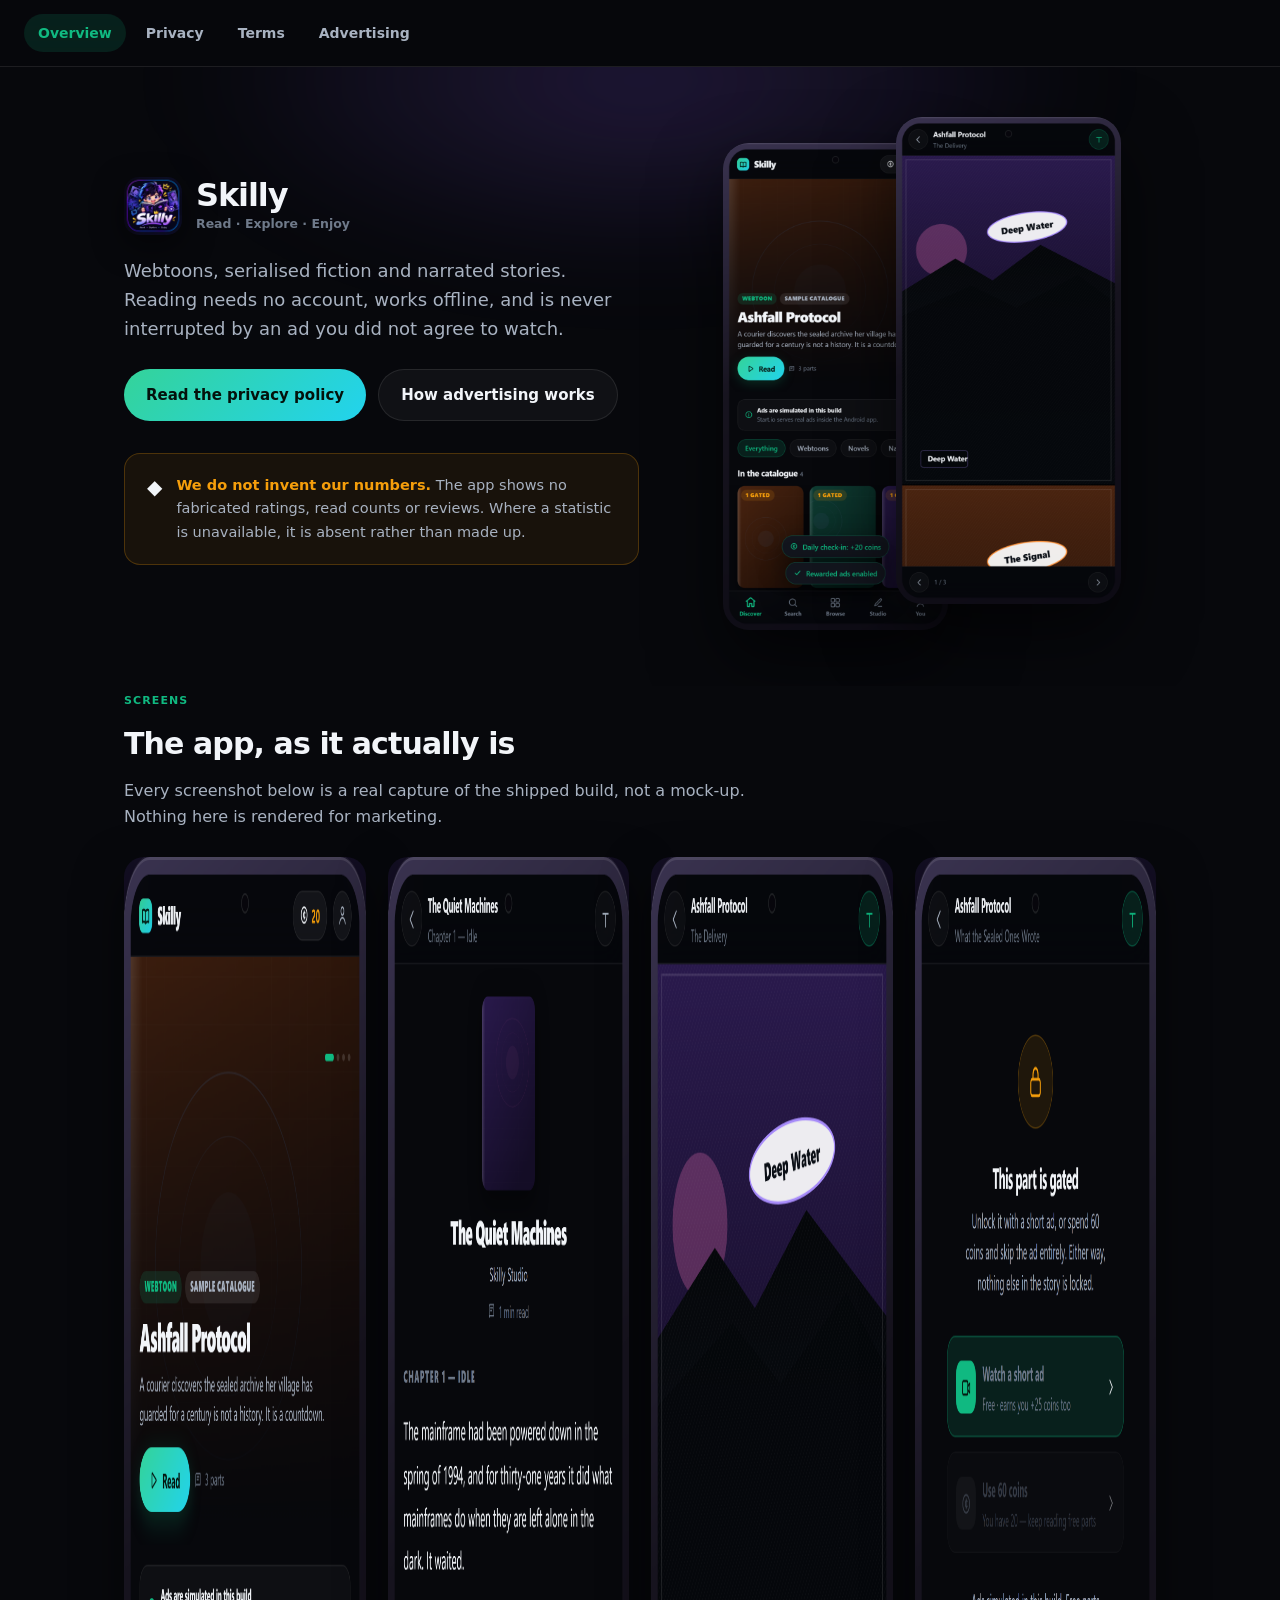
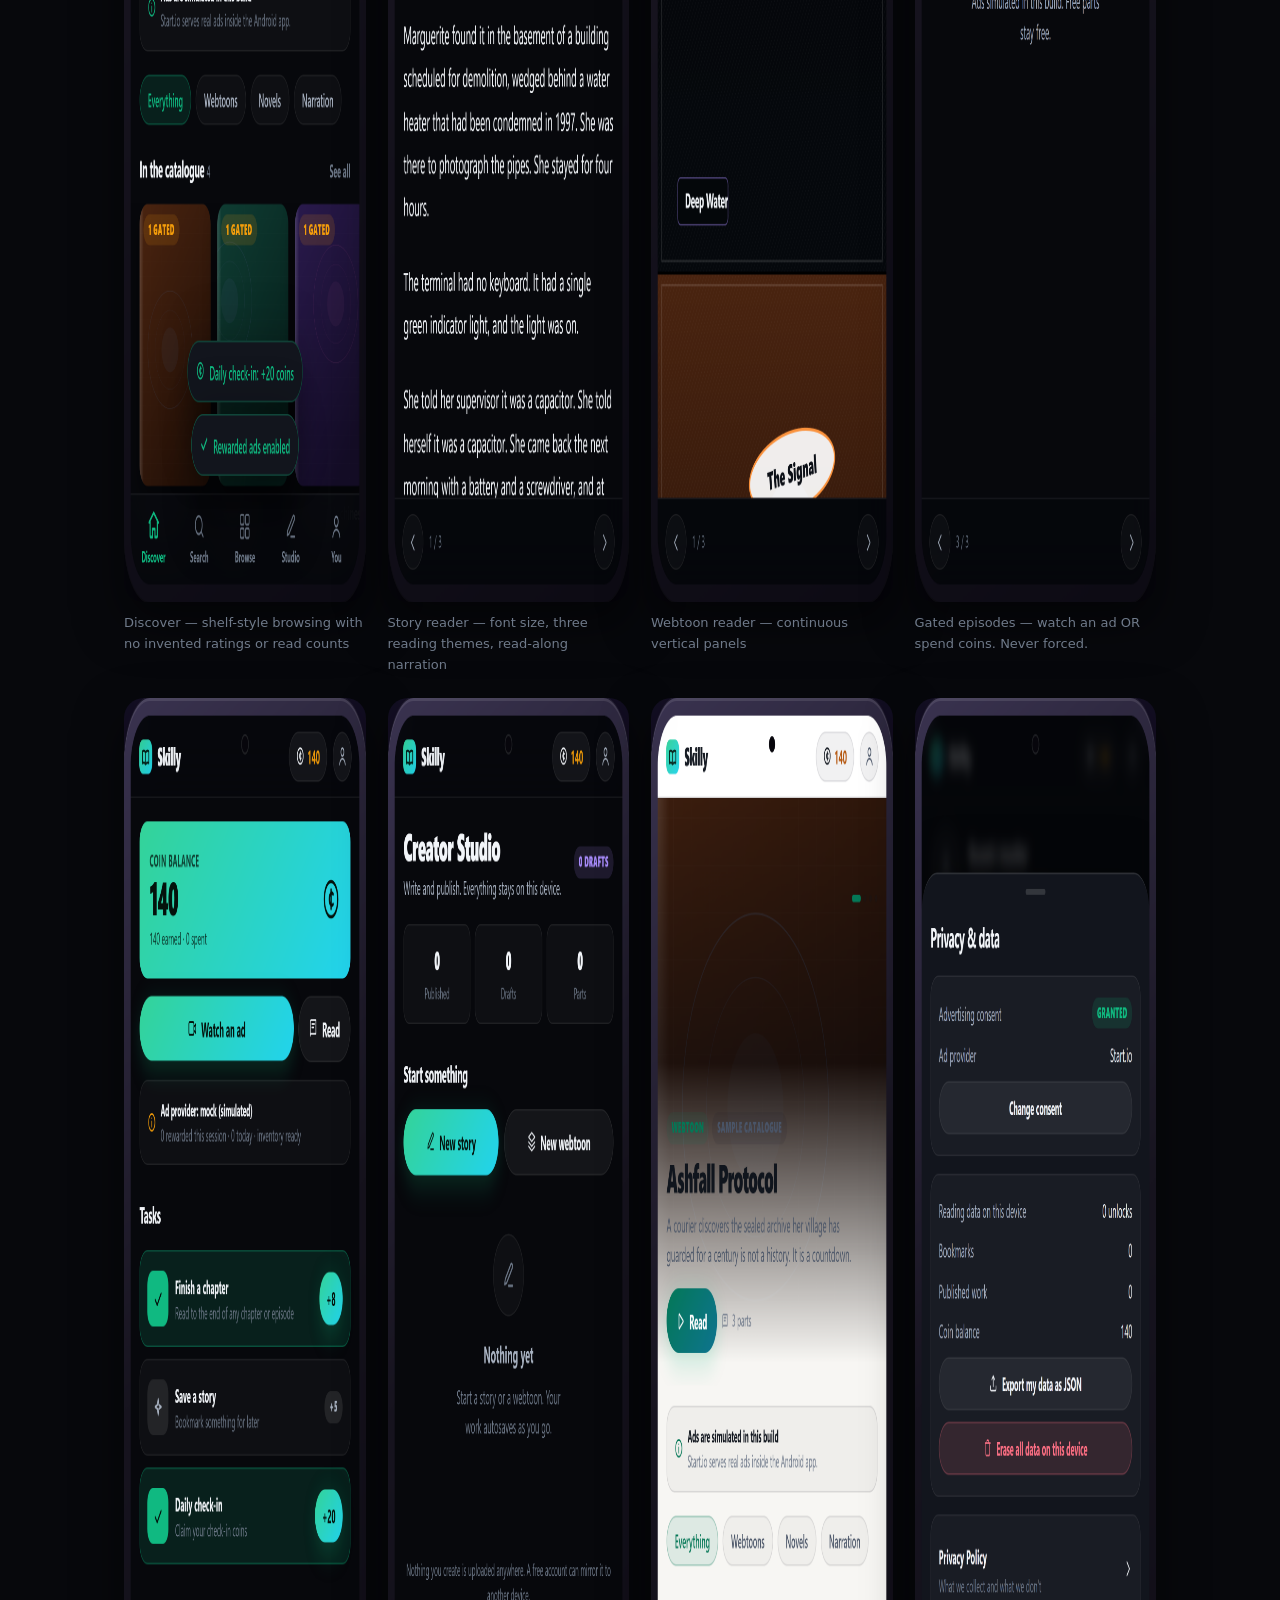
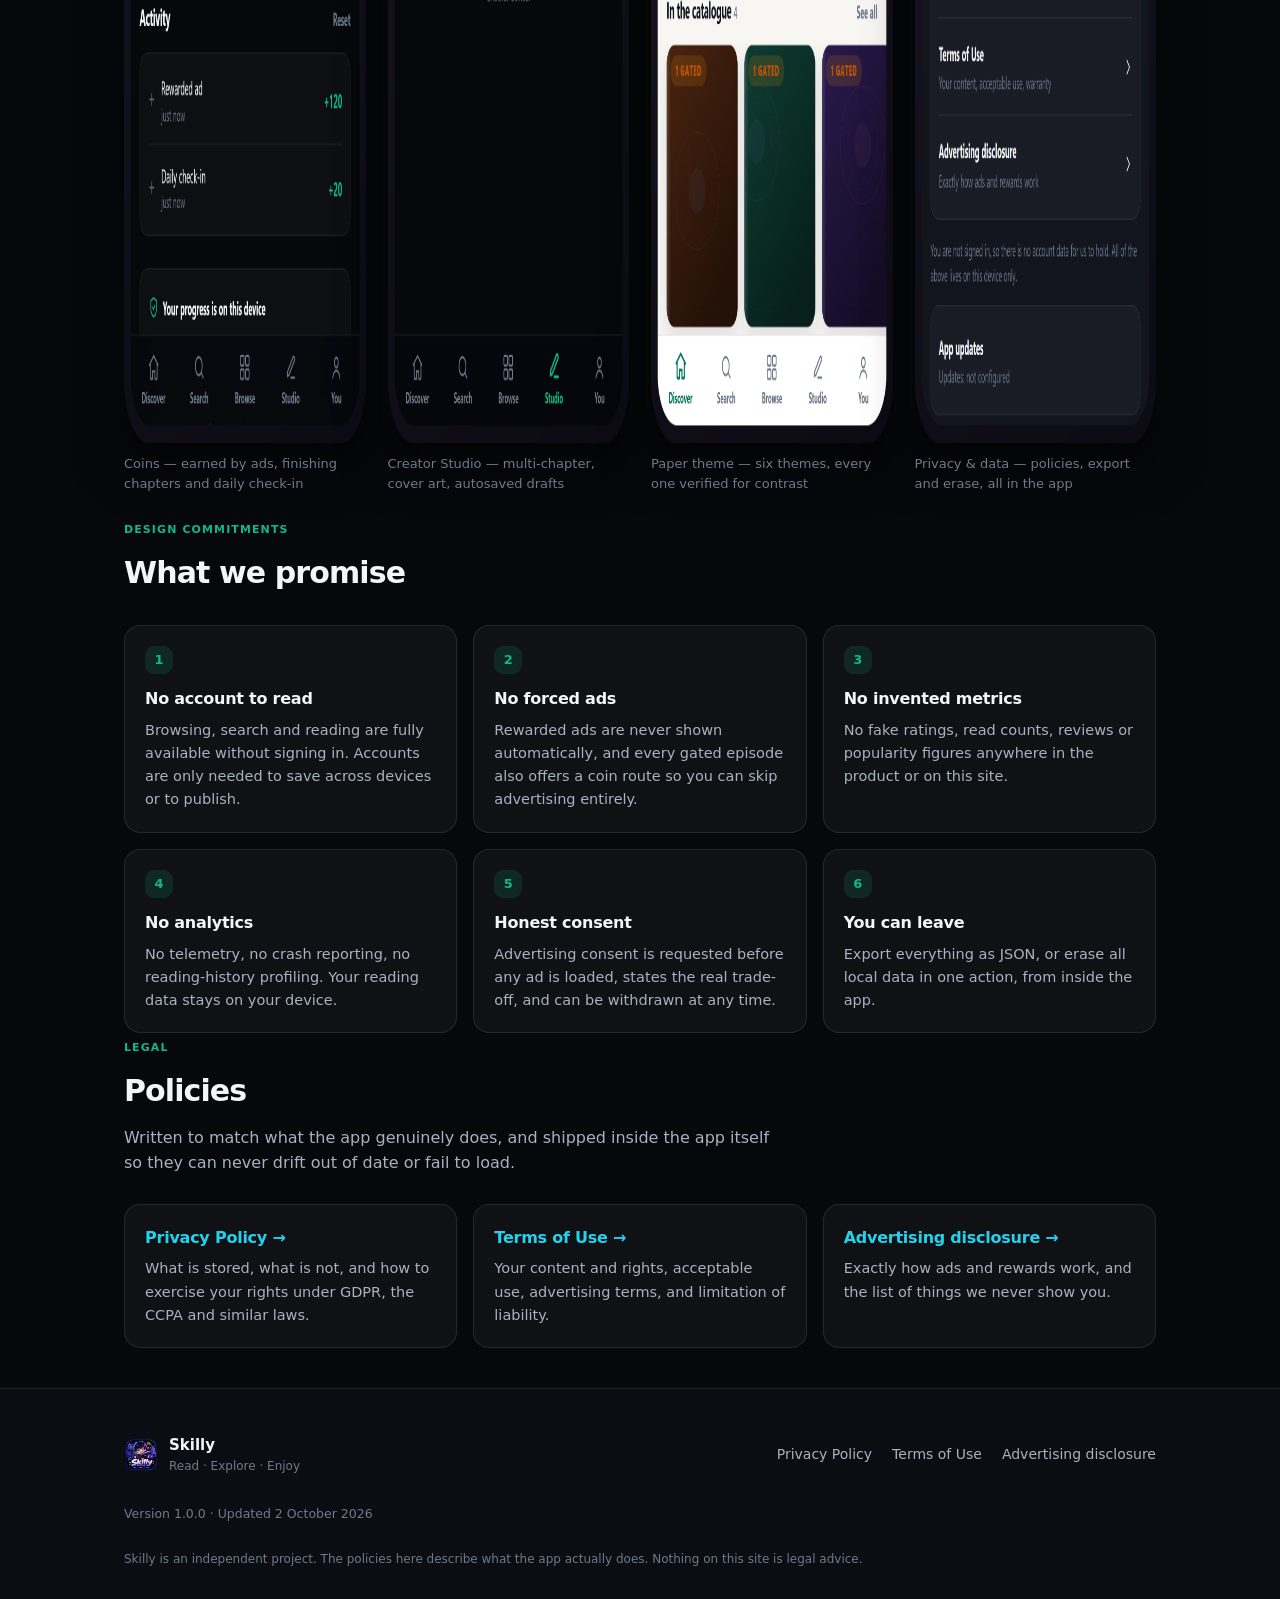
<file: index.html>
<!DOCTYPE html>
<html lang="en">
<head>
<meta charset="utf-8" />
<meta name="viewport" content="width=device-width, initial-scale=1" />
<title>Skilly — Webtoons, stories & narration</title>
<meta name="description" content="A reading app for webtoons, serialised fiction and narrated stories. Guest reading, optional accounts, and ads that never interrupt." />
<meta property="og:title" content="Skilly — Webtoons, stories & narration" />
<meta property="og:description" content="A reading app for webtoons, serialised fiction and narrated stories. Guest reading, optional accounts, and ads that never interrupt." />
<meta property="og:image" content="https://pgboyahpgr-commits.github.io/skilly/screenshots/01-discover.png" />
<meta property="og:type" content="website" />
<meta name="theme-color" content="#07080c" />
<link rel="icon" href="logo-128.png" />
<link rel="stylesheet" href="style.css" />
<link rel="canonical" href="https://pgboyahpgr-commits.github.io/skilly/" />
</head>
<body>

  <nav class="nav">
    <a href="" class="on">Overview</a>
    <a href="privacy.html" class="">Privacy</a>
    <a href="terms.html" class="">Terms</a>
    <a href="ads.html" class="">Advertising</a>
  </nav>

<section class="hero">
  <div class="wrap hero-inner">
    <div class="hero-copy">
      <div class="brandline">
        <img src="logo-256.png" alt="Skilly" width="58" height="58" />
        <div>
          <h1>Skilly</h1>
          <div class="tag">Read · Explore · Enjoy</div>
        </div>
      </div>
      <p class="lede">
        Webtoons, serialised fiction and narrated stories. Reading needs no
        account, works offline, and is never interrupted by an ad you did not
        agree to watch.
      </p>
      <div class="cta">
        <a class="btn btn-primary" href="privacy.html">Read the privacy policy</a>
        <a class="btn btn-ghost" href="ads.html">How advertising works</a>
      </div>

      <div class="honest">
        <span class="ico">◆</span>
        <p>
          <strong>We do not invent our numbers.</strong> The app shows no
          fabricated ratings, read counts or reviews. Where a statistic is
          unavailable, it is absent rather than made up.
        </p>
      </div>
    </div>

    <div class="phones">
      <img src="screenshots/01-discover-640.png" alt="Discover — shelf-style browsing with no invented ratings or read counts" width="232" height="487" loading="eager" decoding="async" /><img src="screenshots/03-comic-reader-640.png" alt="Webtoon reader — continuous vertical panels" width="232" height="487" loading="eager" decoding="async" />
    </div>
  </div>
</section>

<section class="wrap">
  <div class="sec-head">
    <span class="eyebrow">Screens</span>
    <h2>The app, as it actually is</h2>
    <p>
      Every screenshot below is a real capture of the shipped build, not a
      mock-up. Nothing here is rendered for marketing.
    </p>
  </div>
  <div class="shots">
    <figure class="shot">
      <a href="screenshots/01-discover.png" target="_blank" rel="noopener">
        <img src="screenshots/01-discover-640.png" alt="Discover — shelf-style browsing with no invented ratings or read counts" width="640" height="1345" loading="lazy" decoding="async" />
      </a>
      <figcaption>Discover — shelf-style browsing with no invented ratings or read counts</figcaption>
    </figure><figure class="shot">
      <a href="screenshots/02-story-reader.png" target="_blank" rel="noopener">
        <img src="screenshots/02-story-reader-640.png" alt="Story reader — font size, three reading themes, read-along narration" width="640" height="1345" loading="lazy" decoding="async" />
      </a>
      <figcaption>Story reader — font size, three reading themes, read-along narration</figcaption>
    </figure><figure class="shot">
      <a href="screenshots/03-comic-reader.png" target="_blank" rel="noopener">
        <img src="screenshots/03-comic-reader-640.png" alt="Webtoon reader — continuous vertical panels" width="640" height="1345" loading="lazy" decoding="async" />
      </a>
      <figcaption>Webtoon reader — continuous vertical panels</figcaption>
    </figure><figure class="shot">
      <a href="screenshots/04-gated-unlock.png" target="_blank" rel="noopener">
        <img src="screenshots/04-gated-unlock-640.png" alt="Gated episodes — watch an ad OR spend coins. Never forced." width="640" height="1345" loading="lazy" decoding="async" />
      </a>
      <figcaption>Gated episodes — watch an ad OR spend coins. Never forced.</figcaption>
    </figure><figure class="shot">
      <a href="screenshots/05-rewards.png" target="_blank" rel="noopener">
        <img src="screenshots/05-rewards-640.png" alt="Coins — earned by ads, finishing chapters and daily check-in" width="640" height="1345" loading="lazy" decoding="async" />
      </a>
      <figcaption>Coins — earned by ads, finishing chapters and daily check-in</figcaption>
    </figure><figure class="shot">
      <a href="screenshots/06-studio.png" target="_blank" rel="noopener">
        <img src="screenshots/06-studio-640.png" alt="Creator Studio — multi-chapter, cover art, autosaved drafts" width="640" height="1345" loading="lazy" decoding="async" />
      </a>
      <figcaption>Creator Studio — multi-chapter, cover art, autosaved drafts</figcaption>
    </figure><figure class="shot">
      <a href="screenshots/07-theme-paper.png" target="_blank" rel="noopener">
        <img src="screenshots/07-theme-paper-640.png" alt="Paper theme — six themes, every one verified for contrast" width="640" height="1345" loading="lazy" decoding="async" />
      </a>
      <figcaption>Paper theme — six themes, every one verified for contrast</figcaption>
    </figure><figure class="shot">
      <a href="screenshots/08-privacy.png" target="_blank" rel="noopener">
        <img src="screenshots/08-privacy-640.png" alt="Privacy & data — policies, export and erase, all in the app" width="640" height="1345" loading="lazy" decoding="async" />
      </a>
      <figcaption>Privacy & data — policies, export and erase, all in the app</figcaption>
    </figure>
  </div>
</section>

<section class="wrap">
  <div class="sec-head">
    <span class="eyebrow">Design commitments</span>
    <h2>What we promise</h2>
  </div>
  <div class="grid">
    <div class="card">
      <span class="num">1</span>
      <h3>No account to read</h3>
      <p>Browsing, search and reading are fully available without signing in. Accounts are only needed to save across devices or to publish.</p>
    </div>
    <div class="card">
      <span class="num">2</span>
      <h3>No forced ads</h3>
      <p>Rewarded ads are never shown automatically, and every gated episode also offers a coin route so you can skip advertising entirely.</p>
    </div>
    <div class="card">
      <span class="num">3</span>
      <h3>No invented metrics</h3>
      <p>No fake ratings, read counts, reviews or popularity figures anywhere in the product or on this site.</p>
    </div>
    <div class="card">
      <span class="num">4</span>
      <h3>No analytics</h3>
      <p>No telemetry, no crash reporting, no reading-history profiling. Your reading data stays on your device.</p>
    </div>
    <div class="card">
      <span class="num">5</span>
      <h3>Honest consent</h3>
      <p>Advertising consent is requested before any ad is loaded, states the real trade-off, and can be withdrawn at any time.</p>
    </div>
    <div class="card">
      <span class="num">6</span>
      <h3>You can leave</h3>
      <p>Export everything as JSON, or erase all local data in one action, from inside the app.</p>
    </div>
  </div>
</section>

<section class="wrap">
  <div class="sec-head">
    <span class="eyebrow">Legal</span>
    <h2>Policies</h2>
    <p>
      Written to match what the app genuinely does, and shipped inside the app
      itself so they can never drift out of date or fail to load.
    </p>
  </div>
  <div class="grid">
    <a class="card" href="privacy.html" style="display:block">
      <h3>Privacy Policy →</h3>
      <p>What is stored, what is not, and how to exercise your rights under GDPR, the CCPA and similar laws.</p>
    </a>
    <a class="card" href="terms.html" style="display:block">
      <h3>Terms of Use →</h3>
      <p>Your content and rights, acceptable use, advertising terms, and limitation of liability.</p>
    </a>
    <a class="card" href="ads.html" style="display:block">
      <h3>Advertising disclosure →</h3>
      <p>Exactly how ads and rewards work, and the list of things we never show you.</p>
    </a>
  </div>
</section>


  <footer class="foot">
    <div class="foot-inner">
      <div class="foot-brand">
        <img src="logo-128.png" alt="" width="34" height="34" />
        <div>
          <strong>Skilly</strong>
          <span>Read · Explore · Enjoy</span>
        </div>
      </div>
      <nav class="foot-links">
        <a href="privacy.html">Privacy Policy</a>
        <a href="terms.html">Terms of Use</a>
        <a href="ads.html">Advertising disclosure</a>
      </nav>
      <p class="foot-note">
        Version 1.0.0 · Updated 2 October 2026
      </p>
    </div>
    <p class="foot-legal">
      Skilly is an independent project. The policies here describe what the app
      actually does. Nothing on this site is legal advice.
    </p>
  </footer>
</body>
</html>
</file>
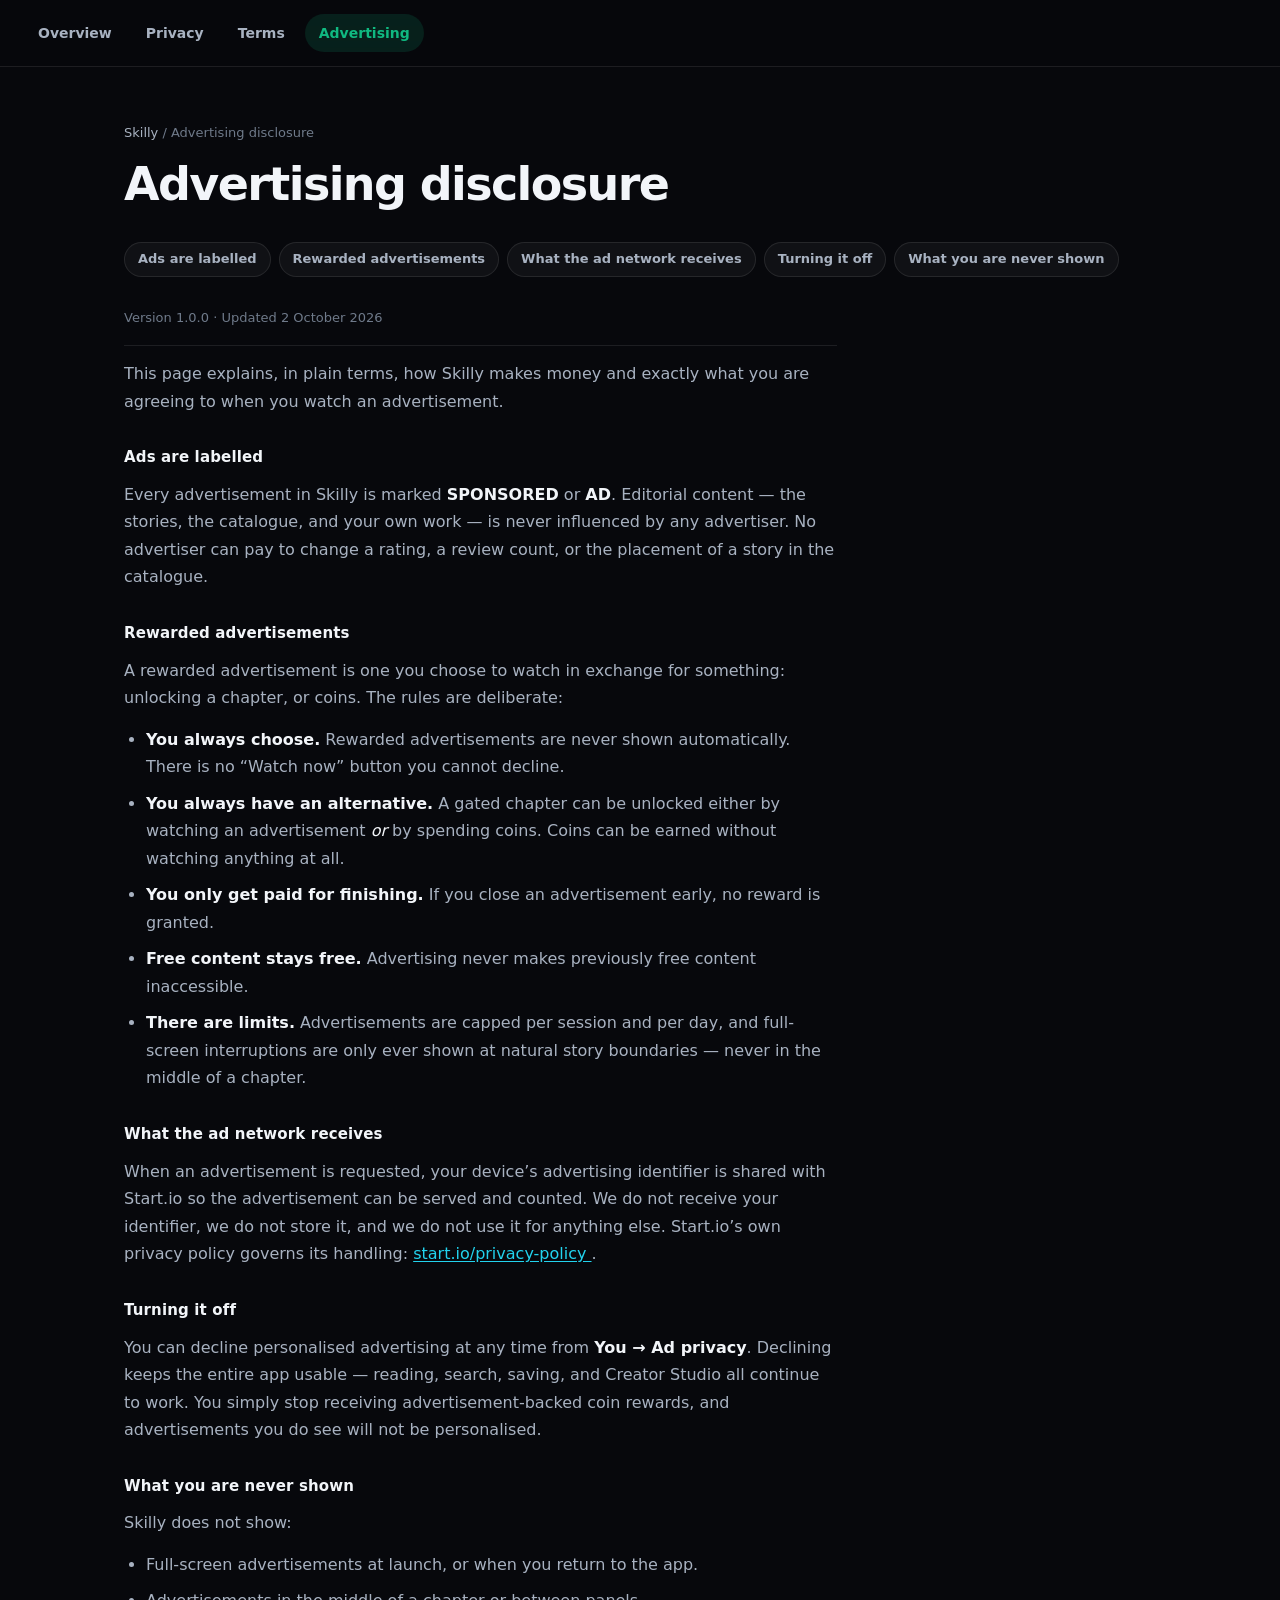
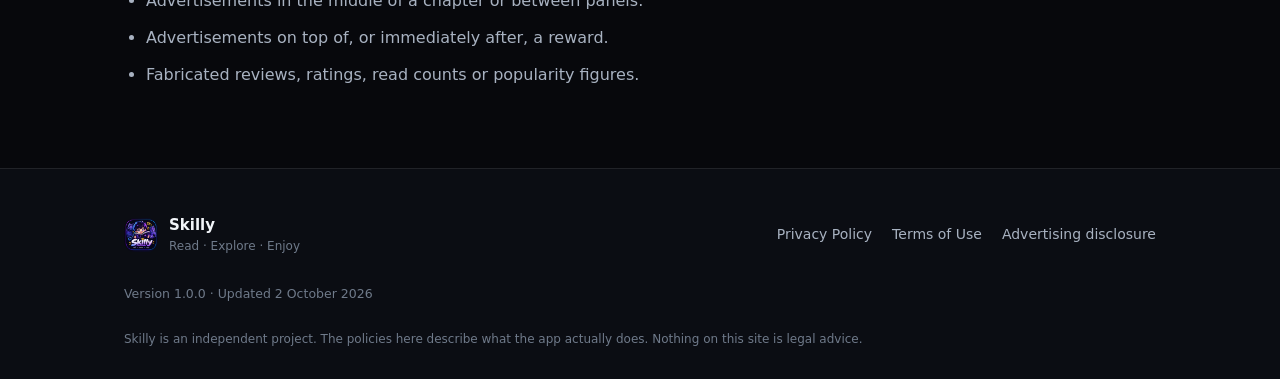
<file: ads.html>
<!DOCTYPE html>
<html lang="en">
<head>
<meta charset="utf-8" />
<meta name="viewport" content="width=device-width, initial-scale=1" />
<title>Advertising disclosure — Skilly</title>
<meta name="description" content="How ads and rewards work in Skilly, and what you will never be shown." />
<meta property="og:title" content="Advertising disclosure — Skilly" />
<meta property="og:description" content="How ads and rewards work in Skilly, and what you will never be shown." />
<meta property="og:image" content="https://pgboyahpgr-commits.github.io/skilly/screenshots/01-discover.png" />
<meta property="og:type" content="website" />
<meta name="theme-color" content="#07080c" />
<link rel="icon" href="logo-128.png" />
<link rel="stylesheet" href="style.css" />
<link rel="canonical" href="https://pgboyahpgr-commits.github.io/skilly/ads.html" />
</head>
<body>

  <nav class="nav">
    <a href="" class="">Overview</a>
    <a href="privacy.html" class="">Privacy</a>
    <a href="terms.html" class="">Terms</a>
    <a href="ads.html" class="on">Advertising</a>
  </nav>

<div class="wrap">
  <div class="doc-head">
    <div class="crumb"><a href="">Skilly</a> / Advertising disclosure</div>
    <h1>Advertising disclosure</h1>
  </div>
  <nav class="toc" aria-label="On this page"><a href="#s0">Ads are labelled</a><a href="#s1">Rewarded advertisements</a><a href="#s2">What the ad network receives</a><a href="#s3">Turning it off</a><a href="#s4">What you are never shown</a></nav>
  <article class="doc"><h2 class="t-title">How advertising works here</h2>
<p class="legal-updated">Version 1.0.0 · Updated 2 October 2026</p>

<p>
  This page explains, in plain terms, how Skilly makes money and exactly what
  you are agreeing to when you watch an advertisement.
</p>

<h3 id="s0">Ads are labelled</h3>
<p>
  Every advertisement in Skilly is marked <strong>SPONSORED</strong> or
  <strong>AD</strong>. Editorial content — the stories, the catalogue, and your
  own work — is never influenced by any advertiser. No advertiser can pay to
  change a rating, a review count, or the placement of a story in the catalogue.
</p>

<h3 id="s1">Rewarded advertisements</h3>
<p>
  A rewarded advertisement is one you choose to watch in exchange for something:
  unlocking a chapter, or coins. The rules are deliberate:
</p>
<ul>
  <li>
    <strong>You always choose.</strong> Rewarded advertisements are never shown
    automatically. There is no “Watch now” button you cannot decline.
  </li>
  <li>
    <strong>You always have an alternative.</strong> A gated chapter can be
    unlocked either by watching an advertisement <em>or</em> by spending coins.
    Coins can be earned without watching anything at all.
  </li>
  <li>
    <strong>You only get paid for finishing.</strong> If you close an
    advertisement early, no reward is granted.
  </li>
  <li>
    <strong>Free content stays free.</strong> Advertising never makes previously
    free content inaccessible.
  </li>
  <li>
    <strong>There are limits.</strong> Advertisements are capped per session and
    per day, and full-screen interruptions are only ever shown at natural
    story boundaries — never in the middle of a chapter.
  </li>
</ul>

<h3 id="s2">What the ad network receives</h3>
<p>
  When an advertisement is requested, your device’s advertising identifier is
  shared with Start.io so the advertisement can be served and counted. We do not
  receive your identifier, we do not store it, and we do not use it for anything
  else. Start.io’s own privacy policy governs its handling:
  <a href="https://www.start.io/privacy-policy/" target="_blank" rel="noopener noreferrer">
    start.io/privacy-policy
  </a>.
</p>

<h3 id="s3">Turning it off</h3>
<p>
  You can decline personalised advertising at any time from
  <strong>You → Ad privacy</strong>. Declining keeps the entire app usable —
  reading, search, saving, and Creator Studio all continue to work. You simply
  stop receiving advertisement-backed coin rewards, and advertisements you do see
  will not be personalised.
</p>

<h3 id="s4">What you are never shown</h3>
<p>Skilly does not show:</p>
<ul>
  <li>Full-screen advertisements at launch, or when you return to the app.</li>
  <li>Advertisements in the middle of a chapter or between panels.</li>
  <li>Advertisements on top of, or immediately after, a reward.</li>
  <li>Fabricated reviews, ratings, read counts or popularity figures.</li>
</ul></article>
</div>


  <footer class="foot">
    <div class="foot-inner">
      <div class="foot-brand">
        <img src="logo-128.png" alt="" width="34" height="34" />
        <div>
          <strong>Skilly</strong>
          <span>Read · Explore · Enjoy</span>
        </div>
      </div>
      <nav class="foot-links">
        <a href="privacy.html">Privacy Policy</a>
        <a href="terms.html">Terms of Use</a>
        <a href="ads.html">Advertising disclosure</a>
      </nav>
      <p class="foot-note">
        Version 1.0.0 · Updated 2 October 2026
      </p>
    </div>
    <p class="foot-legal">
      Skilly is an independent project. The policies here describe what the app
      actually does. Nothing on this site is legal advice.
    </p>
  </footer>
</body>
</html>
</file>
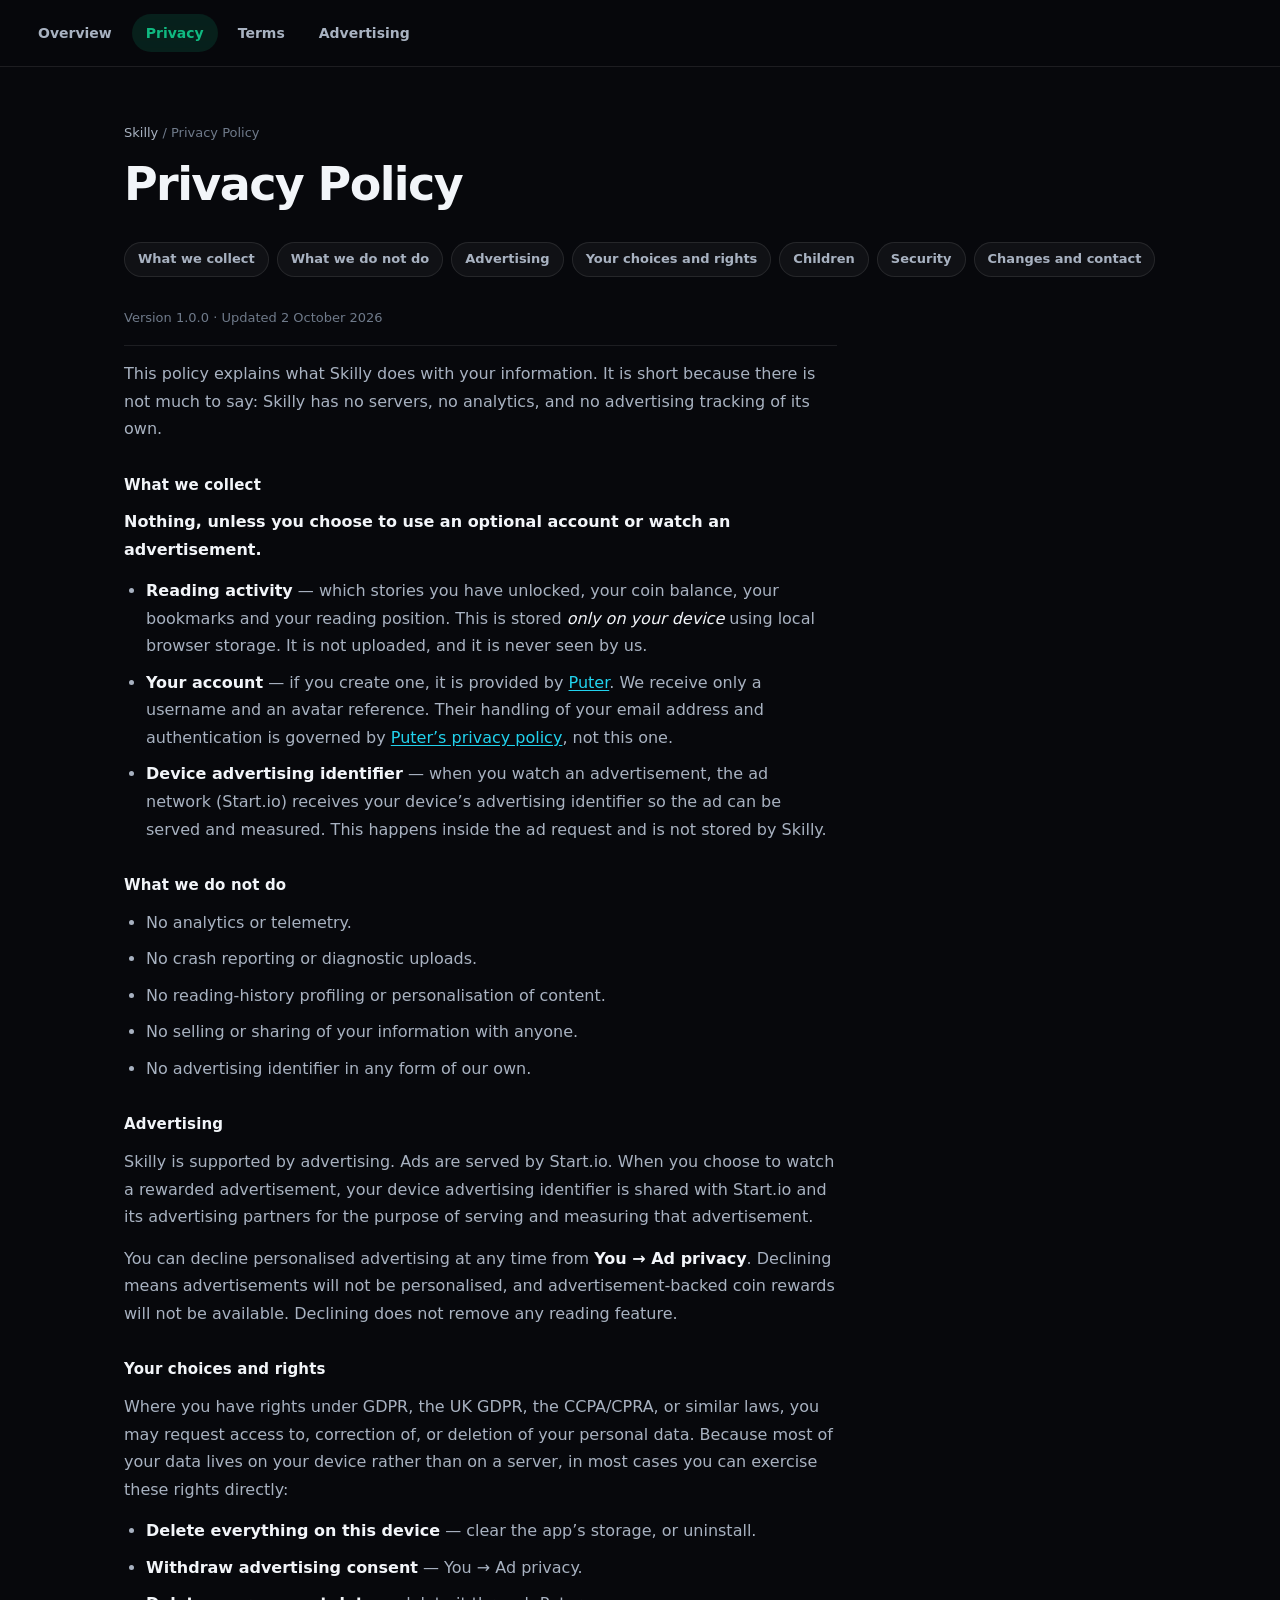
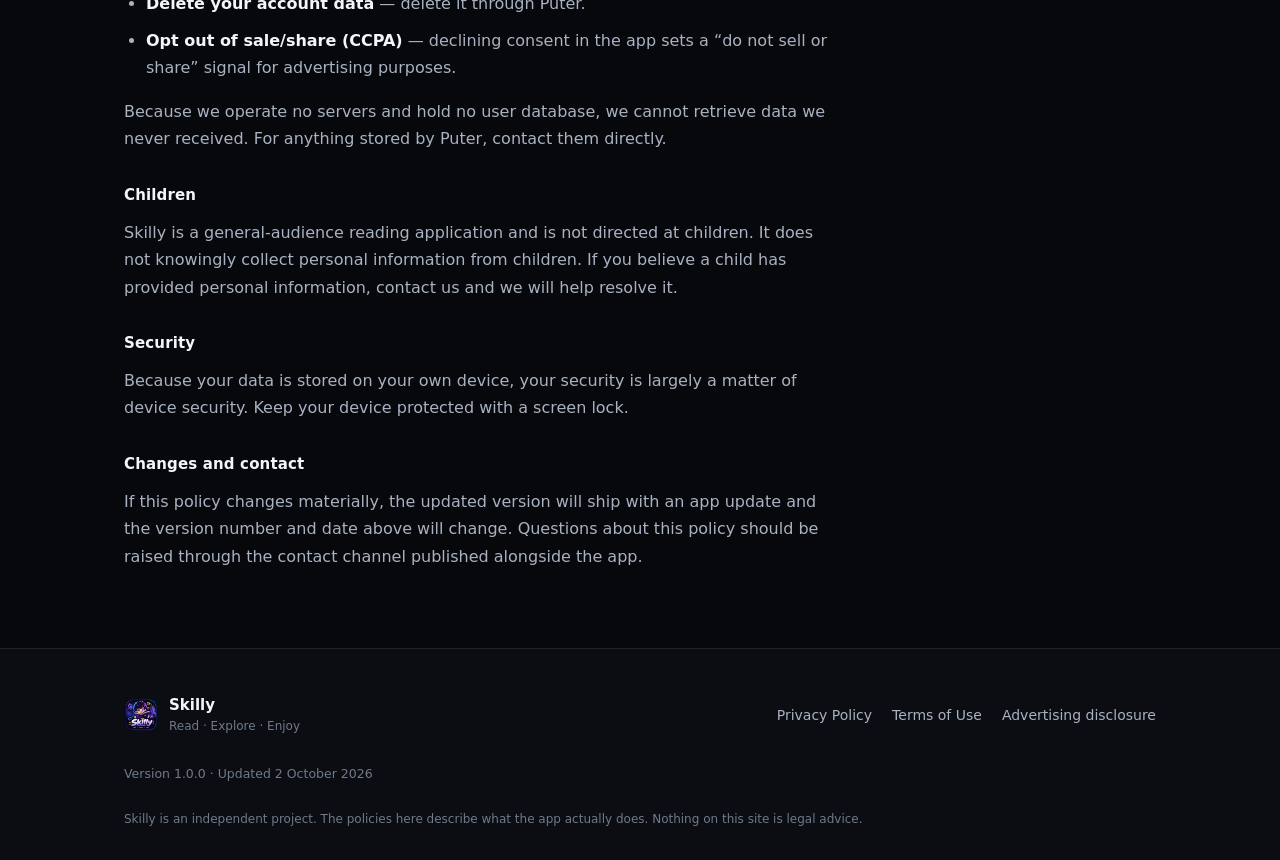
<file: privacy.html>
<!DOCTYPE html>
<html lang="en">
<head>
<meta charset="utf-8" />
<meta name="viewport" content="width=device-width, initial-scale=1" />
<title>Privacy Policy — Skilly</title>
<meta name="description" content="What Skilly collects, what it does not, and how to exercise your rights." />
<meta property="og:title" content="Privacy Policy — Skilly" />
<meta property="og:description" content="What Skilly collects, what it does not, and how to exercise your rights." />
<meta property="og:image" content="https://pgboyahpgr-commits.github.io/skilly/screenshots/01-discover.png" />
<meta property="og:type" content="website" />
<meta name="theme-color" content="#07080c" />
<link rel="icon" href="logo-128.png" />
<link rel="stylesheet" href="style.css" />
<link rel="canonical" href="https://pgboyahpgr-commits.github.io/skilly/privacy.html" />
</head>
<body>

  <nav class="nav">
    <a href="" class="">Overview</a>
    <a href="privacy.html" class="on">Privacy</a>
    <a href="terms.html" class="">Terms</a>
    <a href="ads.html" class="">Advertising</a>
  </nav>

<div class="wrap">
  <div class="doc-head">
    <div class="crumb"><a href="">Skilly</a> / Privacy Policy</div>
    <h1>Privacy Policy</h1>
  </div>
  <nav class="toc" aria-label="On this page"><a href="#s0">What we collect</a><a href="#s1">What we do not do</a><a href="#s2">Advertising</a><a href="#s3">Your choices and rights</a><a href="#s4">Children</a><a href="#s5">Security</a><a href="#s6">Changes and contact</a></nav>
  <article class="doc"><h2 class="t-title">Privacy Policy</h2>
<p class="legal-updated">Version 1.0.0 · Updated 2 October 2026</p>

<p>
  This policy explains what Skilly does with your information. It is short
  because there is not much to say: Skilly has no servers, no analytics, and no
  advertising tracking of its own.
</p>

<h3 id="s0">What we collect</h3>
<p>
  <strong>Nothing, unless you choose to use an optional account or watch an
  advertisement.</strong>
</p>
<ul>
  <li>
    <strong>Reading activity</strong> — which stories you have unlocked, your coin
    balance, your bookmarks and your reading position. This is stored
    <em>only on your device</em> using local browser storage. It is not uploaded,
    and it is never seen by us.
  </li>
  <li>
    <strong>Your account</strong> — if you create one, it is provided by
    <a href="https://puter.com" target="_blank" rel="noopener noreferrer">Puter</a>.
    We receive only a username and an avatar reference. Their handling of your
    email address and authentication is governed by
    <a href="https://puter.com/privacy" target="_blank" rel="noopener noreferrer">Puter’s privacy policy</a>,
    not this one.
  </li>
  <li>
    <strong>Device advertising identifier</strong> — when you watch an
    advertisement, the ad network (Start.io) receives your device’s advertising
    identifier so the ad can be served and measured. This happens inside the ad
    request and is not stored by Skilly.
  </li>
</ul>

<h3 id="s1">What we do not do</h3>
<ul>
  <li>No analytics or telemetry.</li>
  <li>No crash reporting or diagnostic uploads.</li>
  <li>No reading-history profiling or personalisation of content.</li>
  <li>No selling or sharing of your information with anyone.</li>
  <li>No advertising identifier in any form of our own.</li>
</ul>

<h3 id="s2">Advertising</h3>
<p>
  Skilly is supported by advertising. Ads are served by Start.io. When you choose
  to watch a rewarded advertisement, your device advertising identifier is shared
  with Start.io and its advertising partners for the purpose of serving and
  measuring that advertisement.
</p>
<p>
  You can decline personalised advertising at any time from
  <strong>You → Ad privacy</strong>. Declining means advertisements will not be
  personalised, and advertisement-backed coin rewards will not be available.
  Declining does not remove any reading feature.
</p>

<h3 id="s3">Your choices and rights</h3>
<p>
  Where you have rights under GDPR, the UK GDPR, the CCPA/CPRA, or similar laws,
  you may request access to, correction of, or deletion of your personal data.
  Because most of your data lives on your device rather than on a server, in most
  cases you can exercise these rights directly:
</p>
<ul>
  <li><strong>Delete everything on this device</strong> — clear the app’s storage, or uninstall.</li>
  <li><strong>Withdraw advertising consent</strong> — You → Ad privacy.</li>
  <li><strong>Delete your account data</strong> — delete it through Puter.</li>
  <li><strong>Opt out of sale/share (CCPA)</strong> — declining consent in the app sets a
      “do not sell or share” signal for advertising purposes.</li>
</ul>
<p>
  Because we operate no servers and hold no user database, we cannot retrieve
  data we never received. For anything stored by Puter, contact them directly.
</p>

<h3 id="s4">Children</h3>
<p>
  Skilly is a general-audience reading application and is not directed at
  children. It does not knowingly collect personal information from children.
  If you believe a child has provided personal information, contact us and we
  will help resolve it.
</p>

<h3 id="s5">Security</h3>
<p>
  Because your data is stored on your own device, your security is largely a
  matter of device security. Keep your device protected with a screen lock.
</p>

<h3 id="s6">Changes and contact</h3>
<p>
  If this policy changes materially, the updated version will ship with an app
  update and the version number and date above will change. Questions about this
  policy should be raised through the contact channel published alongside the app.
</p></article>
</div>


  <footer class="foot">
    <div class="foot-inner">
      <div class="foot-brand">
        <img src="logo-128.png" alt="" width="34" height="34" />
        <div>
          <strong>Skilly</strong>
          <span>Read · Explore · Enjoy</span>
        </div>
      </div>
      <nav class="foot-links">
        <a href="privacy.html">Privacy Policy</a>
        <a href="terms.html">Terms of Use</a>
        <a href="ads.html">Advertising disclosure</a>
      </nav>
      <p class="foot-note">
        Version 1.0.0 · Updated 2 October 2026
      </p>
    </div>
    <p class="foot-legal">
      Skilly is an independent project. The policies here describe what the app
      actually does. Nothing on this site is legal advice.
    </p>
  </footer>
</body>
</html>
</file>
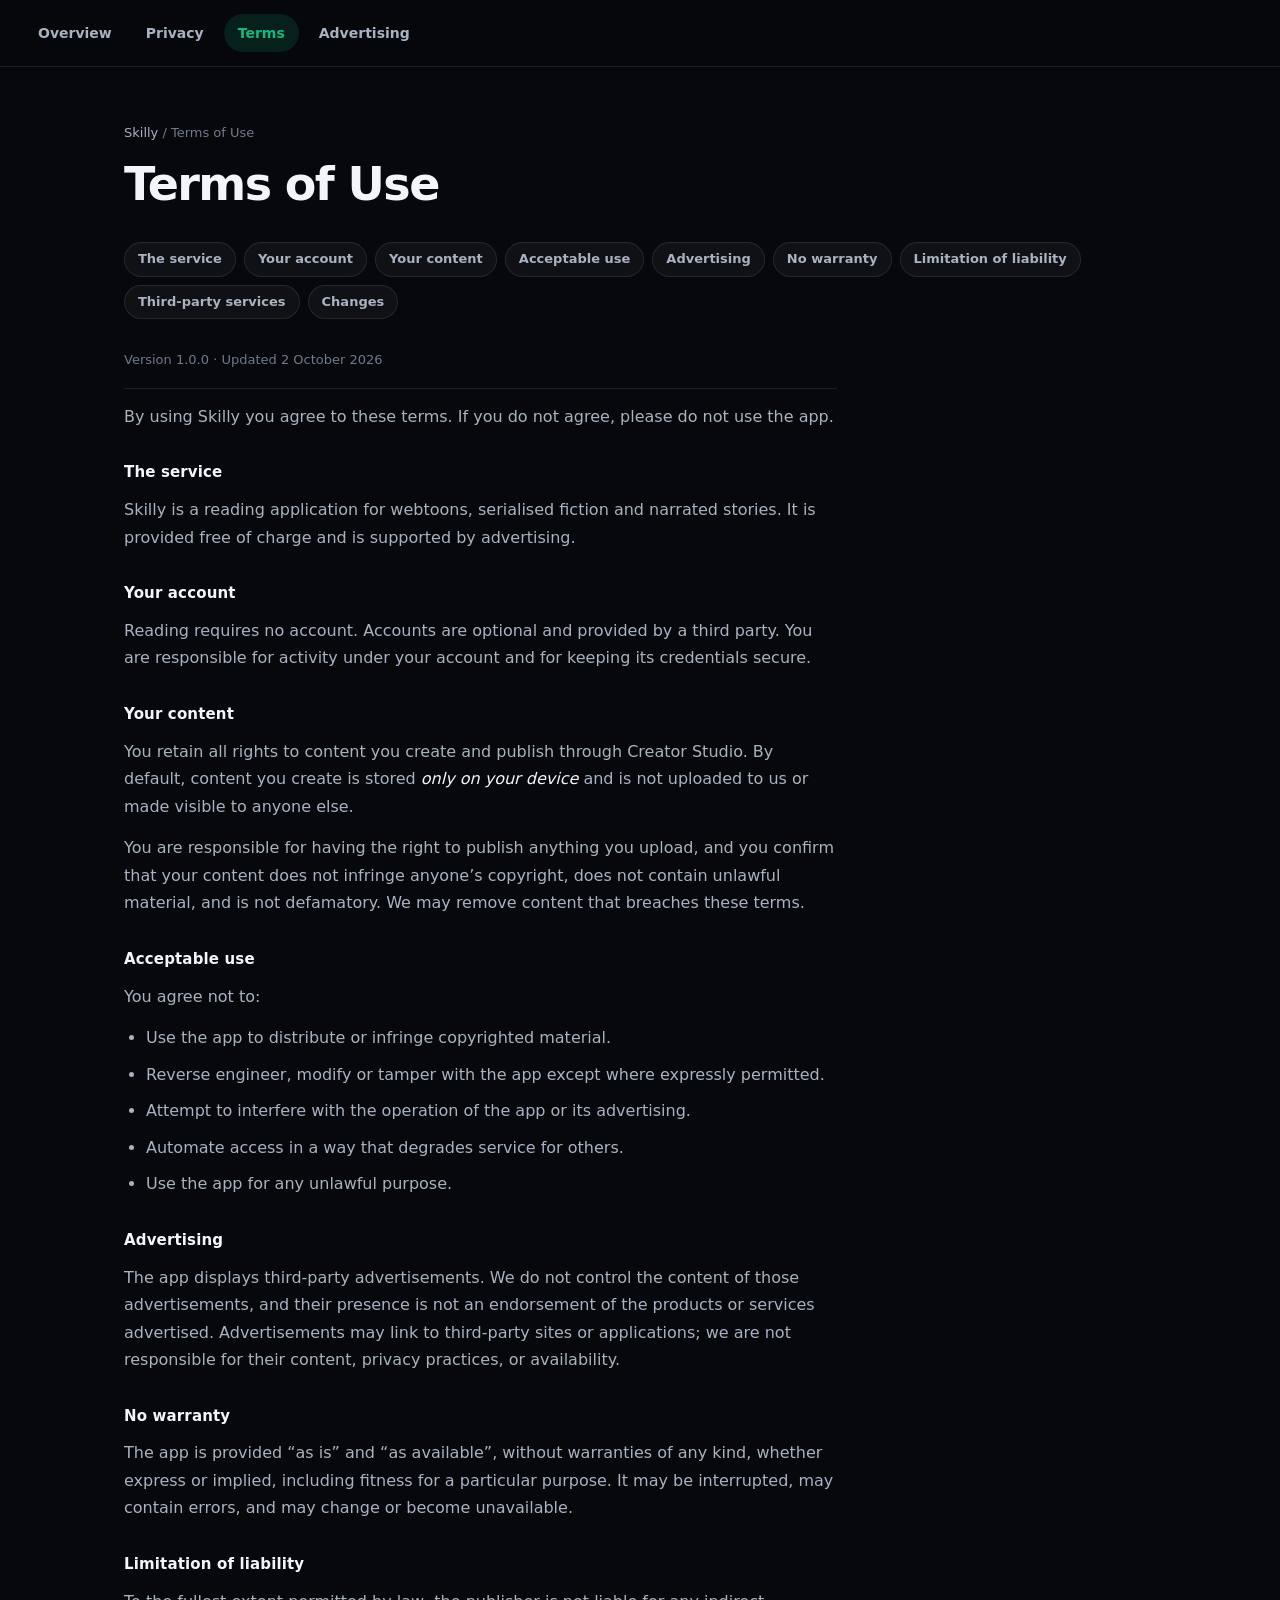
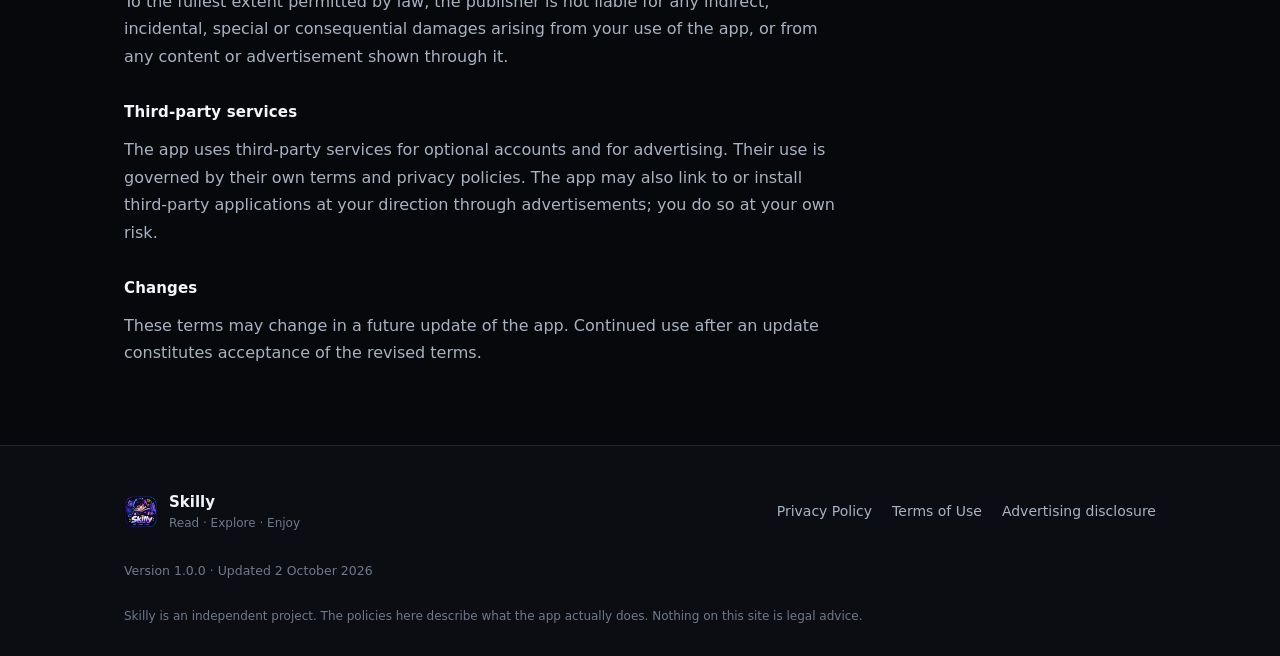
<file: terms.html>
<!DOCTYPE html>
<html lang="en">
<head>
<meta charset="utf-8" />
<meta name="viewport" content="width=device-width, initial-scale=1" />
<title>Terms of Use — Skilly</title>
<meta name="description" content="Your content, acceptable use, advertising, warranty and liability." />
<meta property="og:title" content="Terms of Use — Skilly" />
<meta property="og:description" content="Your content, acceptable use, advertising, warranty and liability." />
<meta property="og:image" content="https://pgboyahpgr-commits.github.io/skilly/screenshots/01-discover.png" />
<meta property="og:type" content="website" />
<meta name="theme-color" content="#07080c" />
<link rel="icon" href="logo-128.png" />
<link rel="stylesheet" href="style.css" />
<link rel="canonical" href="https://pgboyahpgr-commits.github.io/skilly/terms.html" />
</head>
<body>

  <nav class="nav">
    <a href="" class="">Overview</a>
    <a href="privacy.html" class="">Privacy</a>
    <a href="terms.html" class="on">Terms</a>
    <a href="ads.html" class="">Advertising</a>
  </nav>

<div class="wrap">
  <div class="doc-head">
    <div class="crumb"><a href="">Skilly</a> / Terms of Use</div>
    <h1>Terms of Use</h1>
  </div>
  <nav class="toc" aria-label="On this page"><a href="#s0">The service</a><a href="#s1">Your account</a><a href="#s2">Your content</a><a href="#s3">Acceptable use</a><a href="#s4">Advertising</a><a href="#s5">No warranty</a><a href="#s6">Limitation of liability</a><a href="#s7">Third-party services</a><a href="#s8">Changes</a></nav>
  <article class="doc"><h2 class="t-title">Terms of Use</h2>
<p class="legal-updated">Version 1.0.0 · Updated 2 October 2026</p>

<p>
  By using Skilly you agree to these terms. If you do not agree, please do not
  use the app.
</p>

<h3 id="s0">The service</h3>
<p>
  Skilly is a reading application for webtoons, serialised fiction and narrated
  stories. It is provided free of charge and is supported by advertising.
</p>

<h3 id="s1">Your account</h3>
<p>
  Reading requires no account. Accounts are optional and provided by a third
  party. You are responsible for activity under your account and for keeping its
  credentials secure.
</p>

<h3 id="s2">Your content</h3>
<p>
  You retain all rights to content you create and publish through Creator Studio.
  By default, content you create is stored <em>only on your device</em> and is
  not uploaded to us or made visible to anyone else.
</p>
<p>
  You are responsible for having the right to publish anything you upload, and
  you confirm that your content does not infringe anyone’s copyright, does not
  contain unlawful material, and is not defamatory. We may remove content that
  breaches these terms.
</p>

<h3 id="s3">Acceptable use</h3>
<p>You agree not to:</p>
<ul>
  <li>Use the app to distribute or infringe copyrighted material.</li>
  <li>Reverse engineer, modify or tamper with the app except where expressly permitted.</li>
  <li>Attempt to interfere with the operation of the app or its advertising.</li>
  <li>Automate access in a way that degrades service for others.</li>
  <li>Use the app for any unlawful purpose.</li>
</ul>

<h3 id="s4">Advertising</h3>
<p>
  The app displays third-party advertisements. We do not control the content of
  those advertisements, and their presence is not an endorsement of the products
  or services advertised. Advertisements may link to third-party sites or
  applications; we are not responsible for their content, privacy practices, or
  availability.
</p>

<h3 id="s5">No warranty</h3>
<p>
  The app is provided “as is” and “as available”, without warranties of any kind,
  whether express or implied, including fitness for a particular purpose. It may
  be interrupted, may contain errors, and may change or become unavailable.
</p>

<h3 id="s6">Limitation of liability</h3>
<p>
  To the fullest extent permitted by law, the publisher is not liable for any
  indirect, incidental, special or consequential damages arising from your use of
  the app, or from any content or advertisement shown through it.
</p>

<h3 id="s7">Third-party services</h3>
<p>
  The app uses third-party services for optional accounts and for advertising.
  Their use is governed by their own terms and privacy policies. The app may also
  link to or install third-party applications at your direction through
  advertisements; you do so at your own risk.
</p>

<h3 id="s8">Changes</h3>
<p>
  These terms may change in a future update of the app. Continued use after an
  update constitutes acceptance of the revised terms.
</p></article>
</div>


  <footer class="foot">
    <div class="foot-inner">
      <div class="foot-brand">
        <img src="logo-128.png" alt="" width="34" height="34" />
        <div>
          <strong>Skilly</strong>
          <span>Read · Explore · Enjoy</span>
        </div>
      </div>
      <nav class="foot-links">
        <a href="privacy.html">Privacy Policy</a>
        <a href="terms.html">Terms of Use</a>
        <a href="ads.html">Advertising disclosure</a>
      </nav>
      <p class="foot-note">
        Version 1.0.0 · Updated 2 October 2026
      </p>
    </div>
    <p class="foot-legal">
      Skilly is an independent project. The policies here describe what the app
      actually does. Nothing on this site is legal advice.
    </p>
  </footer>
</body>
</html>
</file>
<file: style.css>
:root {
  --bg: #07080c;
  --bg-2: #0b0d13;
  --surface: rgba(255,255,255,.038);
  --surface-2: rgba(255,255,255,.06);
  --line: rgba(255,255,255,.09);
  --line-strong: rgba(255,255,255,.16);
  --text: #f2f5f9;
  --text-2: #a8b2c1;
  --text-3: #6f7a8a;
  --accent: #10b981;
  --accent-2: #22d3ee;
  --violet: #a78bfa;
  --amber: #f59e0b;
  --grad: linear-gradient(135deg,#34d399 0%,#22d3ee 100%);
  --radius: 16px;
}
*,*::before,*::after { box-sizing:border-box; margin:0; padding:0; }
html { scroll-behavior:smooth; }
body {
  background: var(--bg);
  color: var(--text);
  font-family: 'Segoe UI', system-ui, -apple-system, sans-serif;
  font-size: 16px;
  line-height: 1.6;
  -webkit-font-smoothing: antialiased;
}
img { display:block; max-width:100%; }
a { color: var(--accent-2); text-decoration:none; }
a:hover { text-decoration: underline; text-underline-offset:3px; }
:focus-visible { outline:2px solid var(--accent-2); outline-offset:3px; border-radius:6px; }

.wrap { width:100%; max-width:1080px; margin:0 auto; padding:0 24px; }

/* ---- nav ---- */
.nav {
  position:sticky; top:0; z-index:50;
  display:flex; gap:6px; align-items:center;
  padding:14px 24px;
  background: rgba(7,8,12,.82);
  backdrop-filter: blur(18px) saturate(140%);
  border-bottom:1px solid var(--line);
}
.nav a {
  padding:8px 14px; border-radius:999px;
  color:var(--text-2); font-size:14px; font-weight:600;
  transition: background .15s, color .15s;
}
.nav a:hover { background:var(--surface); color:var(--text); text-decoration:none; }
.nav a.on { background:rgba(16,185,129,.14); color:var(--accent); }

/* ---- hero ---- */
.hero { position:relative; padding:76px 0 56px; overflow:hidden; }
.hero::before {
  content:''; position:absolute; inset:-40% 0 auto; height:520px;
  background: radial-gradient(closest-side, rgba(139,92,246,.20), transparent 72%);
  filter: blur(50px); pointer-events:none;
}
/* Grid, not flex. With three fixed-width phones in a flex row the phones
   refuse to shrink, so the copy column collapses to ~230px and the tagline
   wraps one word per line. minmax(0,1fr) lets each column keep its share. */
.hero-inner {
  position:relative;
  display:grid; grid-template-columns: minmax(0,1.1fr) minmax(0,1fr);
  gap:48px; align-items:center;
}
.hero-copy { min-width:0; }
.brandline { display:flex; align-items:center; gap:14px; margin-bottom:22px; }
.brandline img {
  width:58px; height:58px; flex:0 0 auto;
  border-radius:15px; box-shadow:0 10px 30px rgba(0,0,0,.5);
}
.brandline h1 { font-size:32px; font-weight:850; letter-spacing:-.035em; line-height:1.12; }
.brandline .tag { font-size:12.5px; color:var(--text-3); font-weight:600; white-space:nowrap; }

h1 { font-size:clamp(30px,5vw,46px); font-weight:850; letter-spacing:-.035em; line-height:1.08; }
.lede { font-size:18px; color:var(--text-2); margin:18px 0 26px; max-width:56ch; }
.cta { display:flex; gap:12px; flex-wrap:wrap; }
.btn {
  display:inline-flex; align-items:center; gap:8px;
  padding:13px 22px; border-radius:999px;
  font-size:15px; font-weight:700;
  transition: transform .14s cubic-bezier(.22,1,.36,1), background .15s;
}
.btn:active { transform:scale(.97); }
.btn-primary { background:var(--grad); color:#04120c; }
.btn-ghost { background:var(--surface); border:1px solid var(--line); color:var(--text); }
.btn:hover { text-decoration:none; }

/* ---- phones ----
   Overlapping rather than gapped: two phones stacked with a negative margin
   read as depth and cost no extra horizontal width, which is what keeps the
   copy column from being squeezed. */
.phones { display:flex; justify-content:center; align-items:center; min-width:0; }
.phones img {
  width:min(232px, 48%); border-radius:26px;
  box-shadow:0 30px 70px rgba(0,0,0,.6);
  transition: transform .25s cubic-bezier(.22,1,.36,1);
}
.phones img:nth-child(2) { margin-left:-52px; transform:translateY(-26px); z-index:1; }
.phones img:nth-child(2):hover { transform:translateY(-30px) scale(1.02); }

/* ---- sections ---- */
section { padding:64px 0 72px; }
.sec-head { margin-bottom:28px; }
.sec-head .eyebrow {
  font-size:11px; font-weight:800; letter-spacing:.1em; text-transform:uppercase;
  color:var(--accent);
}
.sec-head h2 { font-size:clamp(22px,3.4vw,30px); font-weight:800; letter-spacing:-.03em; margin-top:8px; }
.sec-head p { color:var(--text-2); margin-top:10px; max-width:64ch; }

.grid { display:grid; grid-template-columns:repeat(auto-fit,minmax(250px,1fr)); gap:16px; }
.card {
  padding:20px; border-radius:var(--radius);
  background:var(--surface); border:1px solid var(--line);
}
.card h3 { font-size:16px; font-weight:750; letter-spacing:-.015em; margin-bottom:7px; }
.card p { font-size:14.5px; color:var(--text-2); }
.card .num {
  display:inline-grid; place-items:center;
  width:28px; height:28px; border-radius:9px; margin-bottom:12px;
  background:rgba(16,185,129,.14); color:var(--accent);
  font-size:13px; font-weight:800;
}

/* Fixed column count rather than auto-fit. There are exactly eight
   screenshots, and auto-fit resolves to five columns at desktop width - which
   fills the first row and strands three in the second, leaving a dead gap
   beside them. Four columns divides evenly into two full rows. */
.shots { display:grid; grid-template-columns: repeat(4, minmax(0,1fr)); gap:22px; padding-bottom:20px; }
.shot img {
  width:100%; border-radius:20px;
  box-shadow:0 20px 48px rgba(0,0,0,.5);
  transition:transform .25s cubic-bezier(.22,1,.36,1);
}
.shot:hover img { transform:translateY(-5px); }
.shot figcaption { font-size:13px; color:var(--text-3); margin-top:11px; }

/* ---- honesty banner ---- */
.honest {
  display:flex; gap:14px; align-items:flex-start;
  padding:20px 22px; border-radius:var(--radius);
  background:rgba(245,158,11,.07);
  border:1px solid rgba(245,158,11,.24);
  margin:32px 0;
}
.honest strong { color:var(--amber); }
.honest p { font-size:14.5px; color:var(--text-2); }
.honest .ico { font-size:20px; line-height:1.3; }

/* ---- policy pages ---- */
.doc-head { padding:56px 0 8px; }
.doc-head h1 { margin-bottom:10px; }
.doc-head .crumb { font-size:13px; color:var(--text-3); margin-bottom:16px; }
.doc-head .crumb a { color:var(--text-2); }
.doc {
  max-width:70ch; padding-bottom:24px;
  font-size:16px; line-height:1.72; color:var(--text-2);
}
.doc h2 { display:none; }
.doc h3 {
  font-size:15px; font-weight:780; letter-spacing:.01em; color:var(--text);
  margin:30px 0 10px;
}
.doc p { margin-bottom:14px; }
.doc ul { margin:0 0 16px; padding-left:22px; }
.doc li { margin-bottom:9px; }
.doc strong { color:var(--text); font-weight:700; }
.doc em { color:var(--text); font-style:italic; }
.doc a { text-decoration:underline; text-underline-offset:2px; }
.legal-updated {
  font-size:13px !important; color:var(--text-3) !important;
  padding-bottom:16px; margin-bottom:8px;
  border-bottom:1px solid var(--line);
}

.toc {
  display:flex; flex-wrap:wrap; gap:8px;
  margin:0 0 30px; padding:14px 0 0;
}
.toc a {
  padding:6px 13px; border-radius:999px;
  background:var(--surface); border:1px solid var(--line);
  font-size:13px; color:var(--text-2); font-weight:600;
}
.toc a:hover { background:var(--surface-2); color:var(--text); text-decoration:none; }

/* ---- footer ---- */
.foot { border-top:1px solid var(--line); margin-top:40px; padding:44px 0 30px; background:var(--bg-2); }
.foot-inner {
  width:100%; max-width:1080px; margin:0 auto; padding:0 24px;
  display:flex; gap:28px; align-items:center; flex-wrap:wrap;
}
.foot-brand { display:flex; align-items:center; gap:11px; }
.foot-brand img { border-radius:11px; }
.foot-brand strong { display:block; font-size:15px; font-weight:800; }
.foot-brand span { display:block; font-size:12px; color:var(--text-3); }
.foot-links { display:flex; gap:20px; flex-wrap:wrap; margin-left:auto; }
.foot-links a { font-size:14px; color:var(--text-2); }
.foot-note { width:100%; font-size:12.5px; color:var(--text-3); margin:0; }
.foot-legal {
  width:100%; max-width:1080px; margin:26px auto 0; padding:0 24px;
  font-size:12px; color:var(--text-3); line-height:1.6;
}

@media (max-width:1080px) {
  .shots { grid-template-columns: repeat(3, minmax(0,1fr)); }
}
@media (max-width:860px) {
  /* Single column, phones first. flex-direction does nothing here now that the
     hero is a grid - the explicit grid-template-columns is what stacks it. */
  .hero-inner { grid-template-columns: minmax(0,1fr); gap:36px; }
  .phones { order:-1; }
  .phones img { width:min(210px, 44%); }
  .foot-links { margin-left:0; }
}
@media (max-width:640px) {
  section { padding:48px 0 56px; }
  .shots { grid-template-columns: repeat(2, minmax(0,1fr)); gap:16px; }
  .nav { padding:12px 16px; gap:2px; }
  .nav a { padding:7px 11px; font-size:13px; }
}
@media (prefers-reduced-motion:reduce) {
  *,*::before,*::after { transition-duration:.01ms !important; animation-duration:.01ms !important; scroll-behavior:auto !important; }
}
</file>
